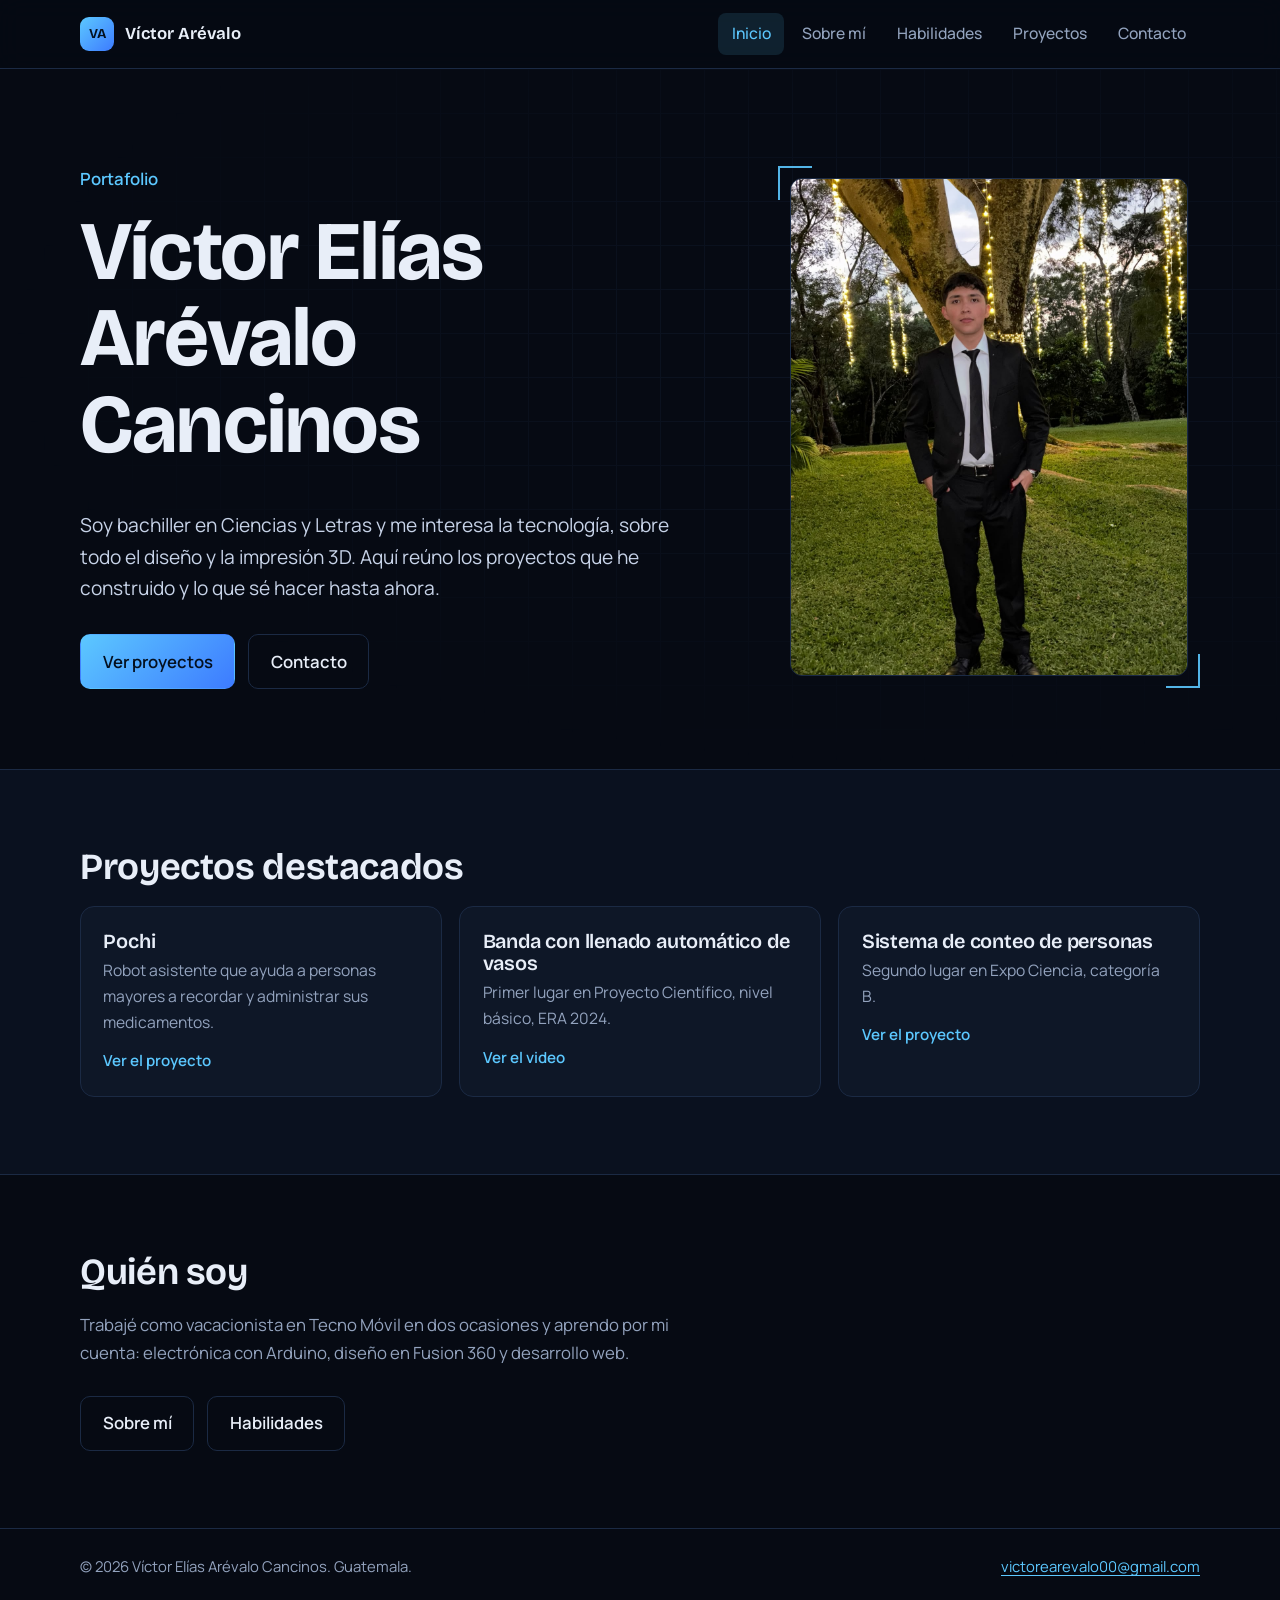
<file: index.html>
<!DOCTYPE html>
<html lang="es">
<head>
  <meta charset="utf-8">
  <meta name="viewport" content="width=device-width, initial-scale=1">
  <title>Víctor Elías Arévalo Cancinos | Portafolio</title>
  <meta name="description" content="Portafolio de Víctor Elías Arévalo Cancinos: proyectos de diseño 3D, electrónica con Arduino y desarrollo web en Guatemala.">
  <meta name="theme-color" content="#060A13">
  <meta property="og:title" content="Víctor Elías Arévalo Cancinos | Portafolio">
  <meta property="og:description" content="Portafolio de Víctor Elías Arévalo Cancinos: proyectos de diseño 3D, electrónica con Arduino y desarrollo web en Guatemala.">
  <meta property="og:type" content="website">
  <link rel="icon" href="data:image/svg+xml,%3Csvg xmlns='http://www.w3.org/2000/svg' viewBox='0 0 64 64'%3E%3Crect width='64' height='64' rx='14' fill='%233D7BFF'/%3E%3Ctext x='32' y='43' font-size='30' font-family='Arial' font-weight='700' text-anchor='middle' fill='%2304101f'%3EVA%3C/text%3E%3C/svg%3E">
  <link rel="preconnect" href="https://fonts.googleapis.com">
  <link rel="preconnect" href="https://fonts.gstatic.com" crossorigin>
  <link href="https://fonts.googleapis.com/css2?family=Bricolage+Grotesque:opsz,wght@12..96,500..700&family=Manrope:wght@400;500;600&display=swap" rel="stylesheet">
  <link rel="stylesheet" href="styles.css">
  <script>document.documentElement.className+=' js';</script>
  <style>
.hero h1{font-size:clamp(2.6rem,8vw,5.2rem);line-height:1.04}
  </style>
</head>
<body>
  <header class="site-header">
    <div class="wrap bar">
      <a class="brand" href="index.html" aria-label="Ir al inicio"><span class="brand-mark">VA</span><span>Víctor Arévalo</span></a>
      <button class="nav-toggle" type="button" aria-label="Abrir menú" aria-expanded="false" aria-controls="menu">&#9776;</button>
      <nav class="nav" id="menu" aria-label="Navegación principal">
        <a href="index.html" aria-current="page">Inicio</a>
        <a href="sobre-mi.html">Sobre mí</a>
        <a href="habilidades.html">Habilidades</a>
        <a href="proyectos.html">Proyectos</a>
        <a href="contacto.html">Contacto</a>
      </nav>
    </div>
  </header>
  <main>
    <section class="hero">
      <div class="wrap hero-grid">
        <div>
          <p class="tag">Portafolio</p>
          <h1>Víctor Elías Arévalo Cancinos</h1>
          <p class="lead">Soy bachiller en Ciencias y Letras y me interesa la tecnología, sobre todo el diseño y la impresión 3D. Aquí reúno los proyectos que he construido y lo que sé hacer hasta ahora.</p>
          <div class="actions">
            <a class="btn btn-primary" href="proyectos.html">Ver proyectos</a>
            <a class="btn" href="contacto.html">Contacto</a>
          </div>
        </div>
        <div class="hero-photo">
          <div class="frame"><div class="photo"><div class="photo-fallback" aria-hidden="true">VA</div><img src="recursos/victora.jpeg" alt="Fotografía de Víctor Elías Arévalo Cancinos" width="800" height="1000" ></div></div>
        </div>
      </div>
    </section>

    <section class="section alt">
      <div class="wrap">
        <h2 class="reveal">Proyectos destacados</h2>
        <div class="highlights">
          <a class="hl reveal" href="proyectos.html#pochi"><h3>Pochi</h3><p>Robot asistente que ayuda a personas mayores a recordar y administrar sus medicamentos.</p><span class="more">Ver el proyecto</span></a>
          <a class="hl reveal" href="proyectos.html#banda"><h3>Banda con llenado automático de vasos</h3><p>Primer lugar en Proyecto Científico, nivel básico, ERA 2024.</p><span class="more">Ver el video</span></a>
          <a class="hl reveal" href="proyectos.html#conteo"><h3>Sistema de conteo de personas</h3><p>Segundo lugar en Expo Ciencia, categoría B.</p><span class="more">Ver el proyecto</span></a>
        </div>
      </div>
    </section>

    <section class="section">
      <div class="wrap">
        <h2 class="reveal">Quién soy</h2>
        <p class="reveal muted" style="max-width:38em">Trabajé como vacacionista en Tecno Móvil en dos ocasiones y aprendo por mi cuenta: electrónica con Arduino, diseño en Fusion 360 y desarrollo web.</p>
        <div class="actions reveal">
          <a class="btn" href="sobre-mi.html">Sobre mí</a>
          <a class="btn" href="habilidades.html">Habilidades</a>
        </div>
      </div>
    </section>
  </main>
  <footer class="site-footer">
    <div class="wrap foot">
      <span>&copy; 2026 Víctor Elías Arévalo Cancinos. Guatemala.</span>
      <a href="mailto:victorearevalo00@gmail.com">victorearevalo00@gmail.com</a>
    </div>
  </footer>
  <script src="main.js"></script>
</body>
</html>
</file>
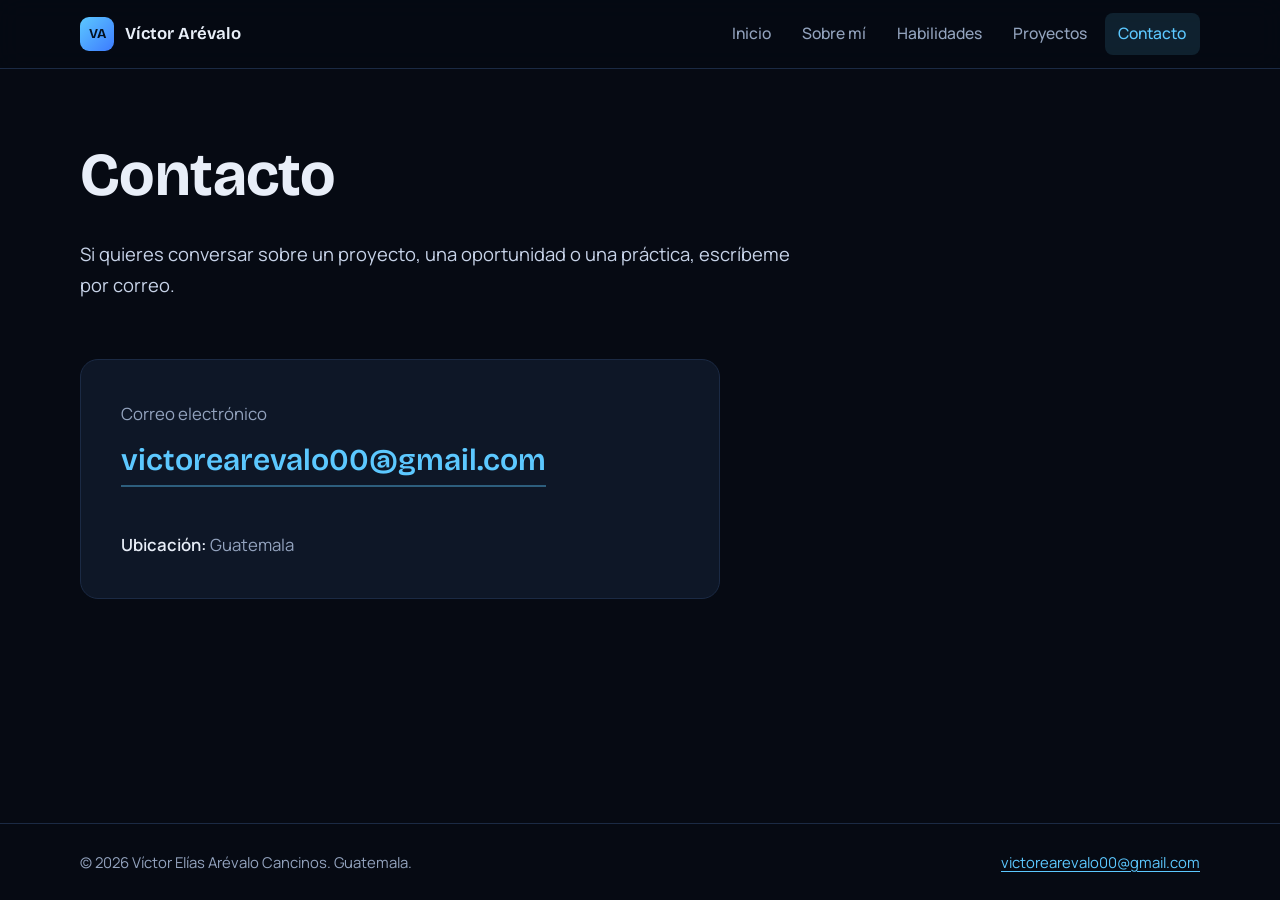
<file: contacto.html>
<!DOCTYPE html>
<html lang="es">
<head>
  <meta charset="utf-8">
  <meta name="viewport" content="width=device-width, initial-scale=1">
  <title>Contacto | Víctor Elías Arévalo Cancinos</title>
  <meta name="description" content="Contacto de Víctor Elías Arévalo Cancinos por correo electrónico.">
  <meta name="theme-color" content="#060A13">
  <meta property="og:title" content="Contacto | Víctor Elías Arévalo Cancinos">
  <meta property="og:description" content="Contacto de Víctor Elías Arévalo Cancinos por correo electrónico.">
  <meta property="og:type" content="website">
  <link rel="icon" href="data:image/svg+xml,%3Csvg xmlns='http://www.w3.org/2000/svg' viewBox='0 0 64 64'%3E%3Crect width='64' height='64' rx='14' fill='%233D7BFF'/%3E%3Ctext x='32' y='43' font-size='30' font-family='Arial' font-weight='700' text-anchor='middle' fill='%2304101f'%3EVA%3C/text%3E%3C/svg%3E">
  <link rel="preconnect" href="https://fonts.googleapis.com">
  <link rel="preconnect" href="https://fonts.gstatic.com" crossorigin>
  <link href="https://fonts.googleapis.com/css2?family=Bricolage+Grotesque:opsz,wght@12..96,500..700&family=Manrope:wght@400;500;600&display=swap" rel="stylesheet">
  <link rel="stylesheet" href="styles.css">
  <script>document.documentElement.className+=' js';</script>
</head>
<body>
  <header class="site-header">
    <div class="wrap bar">
      <a class="brand" href="index.html" aria-label="Ir al inicio"><span class="brand-mark">VA</span><span>Víctor Arévalo</span></a>
      <button class="nav-toggle" type="button" aria-label="Abrir menú" aria-expanded="false" aria-controls="menu">&#9776;</button>
      <nav class="nav" id="menu" aria-label="Navegación principal">
        <a href="index.html">Inicio</a>
        <a href="sobre-mi.html">Sobre mí</a>
        <a href="habilidades.html">Habilidades</a>
        <a href="proyectos.html">Proyectos</a>
        <a href="contacto.html" aria-current="page">Contacto</a>
      </nav>
    </div>
  </header>
  <main>
    <section class="page-head">
      <div class="wrap">
        <h1>Contacto</h1>
        <p>Si quieres conversar sobre un proyecto, una oportunidad o una práctica, escríbeme por correo.</p>
      </div>
    </section>

    <section class="section" style="padding-top:1.5rem">
      <div class="wrap">
        <div class="contact-box reveal">
          <p class="muted" style="margin:0">Correo electrónico</p>
          <a class="mail" href="mailto:victorearevalo00@gmail.com">victorearevalo00@gmail.com</a>
          <ul class="info">
            <li><b>Ubicación:</b> Guatemala</li>
          </ul>
        </div>
        <!-- Redes sociales: agrega aquí LinkedIn o GitHub cuando tengas los enlaces reales. -->
      </div>
    </section>
  </main>
  <footer class="site-footer">
    <div class="wrap foot">
      <span>&copy; 2026 Víctor Elías Arévalo Cancinos. Guatemala.</span>
      <a href="mailto:victorearevalo00@gmail.com">victorearevalo00@gmail.com</a>
    </div>
  </footer>
  <script src="main.js"></script>
</body>
</html>
</file>
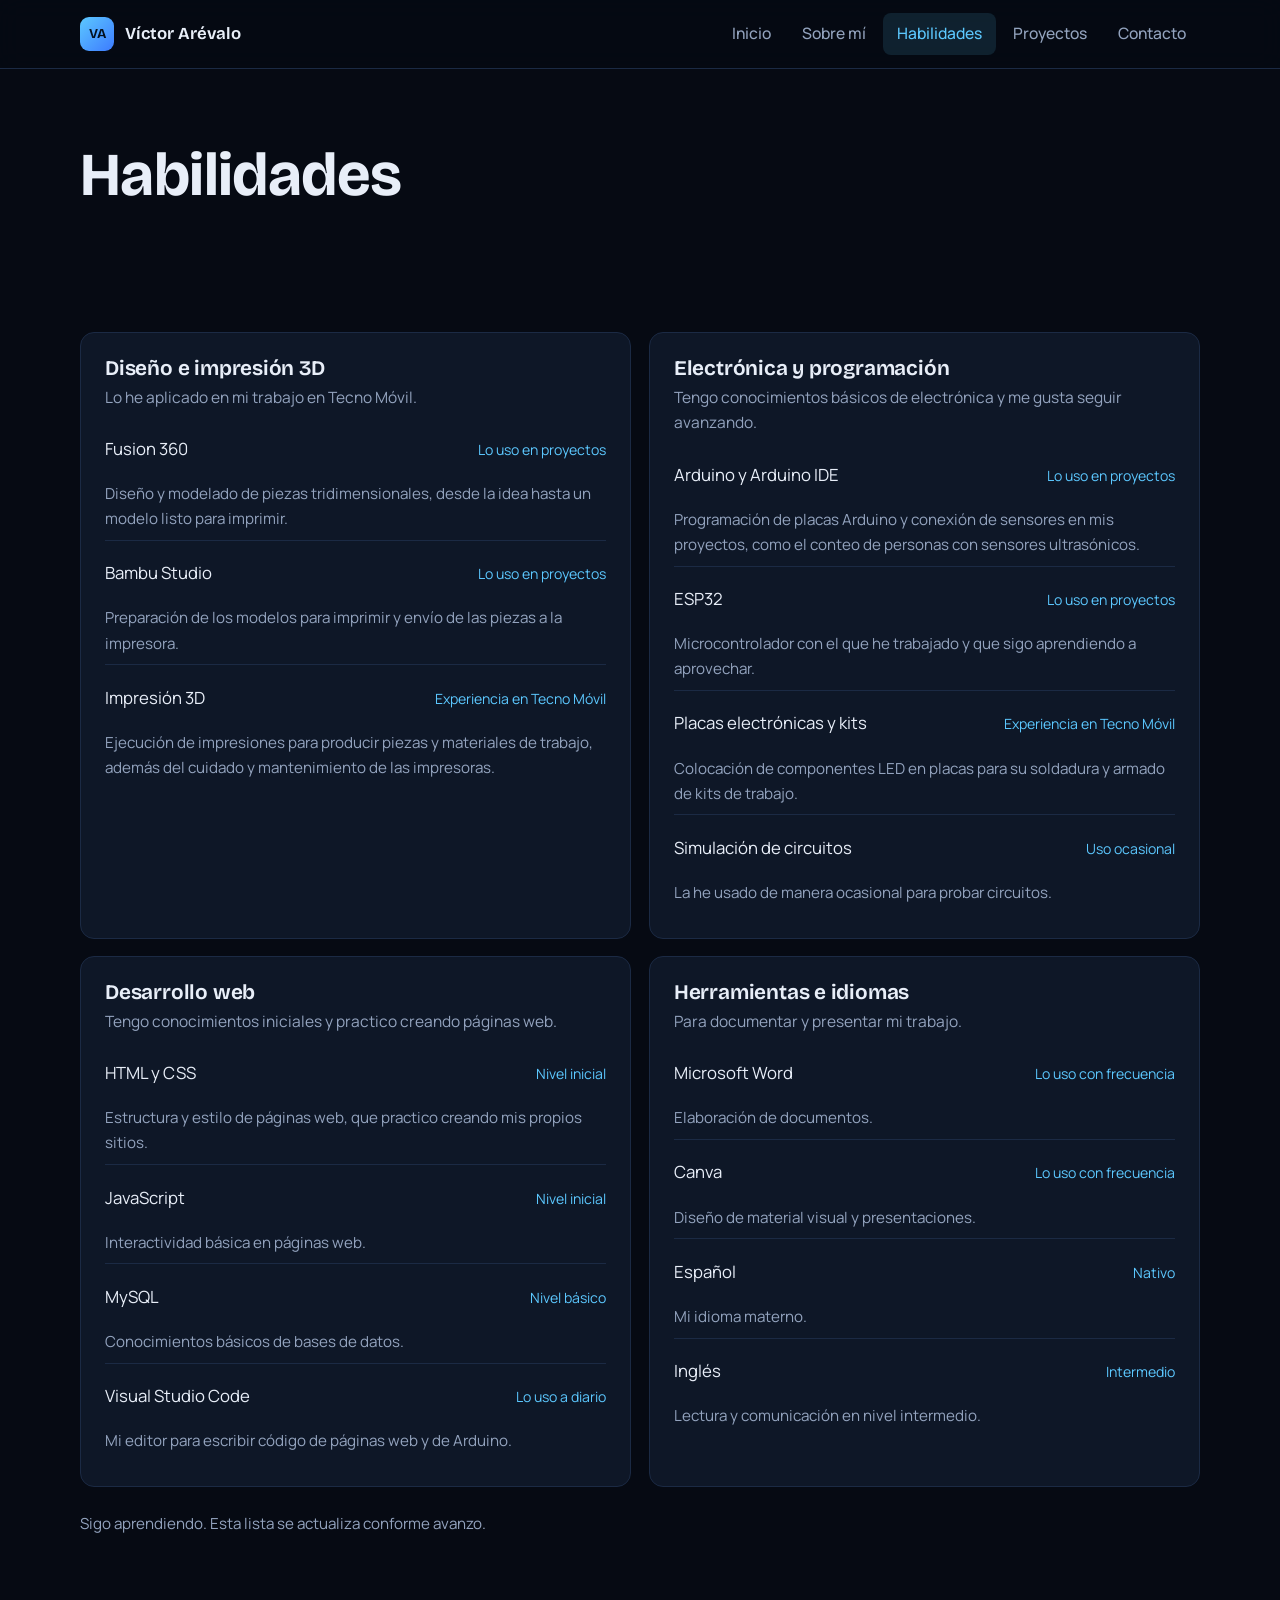
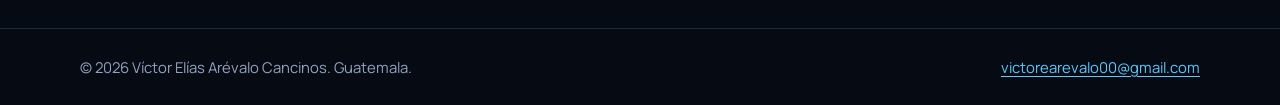
<file: habilidades.html>
<!DOCTYPE html>
<html lang="es">
<head>
  <meta charset="utf-8">
  <meta name="viewport" content="width=device-width, initial-scale=1">
  <title>Habilidades | Víctor Elías Arévalo Cancinos</title>
  <meta name="description" content="Habilidades en Fusion 360, impresión 3D, Arduino, ESP32 y desarrollo web.">
  <meta name="theme-color" content="#060A13">
  <meta property="og:title" content="Habilidades | Víctor Elías Arévalo Cancinos">
  <meta property="og:description" content="Habilidades en Fusion 360, impresión 3D, Arduino, ESP32 y desarrollo web.">
  <meta property="og:type" content="website">
  <link rel="icon" href="data:image/svg+xml,%3Csvg xmlns='http://www.w3.org/2000/svg' viewBox='0 0 64 64'%3E%3Crect width='64' height='64' rx='14' fill='%233D7BFF'/%3E%3Ctext x='32' y='43' font-size='30' font-family='Arial' font-weight='700' text-anchor='middle' fill='%2304101f'%3EVA%3C/text%3E%3C/svg%3E">
  <link rel="preconnect" href="https://fonts.googleapis.com">
  <link rel="preconnect" href="https://fonts.gstatic.com" crossorigin>
  <link href="https://fonts.googleapis.com/css2?family=Bricolage+Grotesque:opsz,wght@12..96,500..700&family=Manrope:wght@400;500;600&display=swap" rel="stylesheet">
  <link rel="stylesheet" href="styles.css">
  <script>document.documentElement.className+=' js';</script>
  <style>
.skills li{flex-wrap:wrap}
.skills .d{flex-basis:100%;color:var(--muted);font-size:.95rem;margin-top:.15rem}
  </style>
</head>
<body>
  <header class="site-header">
    <div class="wrap bar">
      <a class="brand" href="index.html" aria-label="Ir al inicio"><span class="brand-mark">VA</span><span>Víctor Arévalo</span></a>
      <button class="nav-toggle" type="button" aria-label="Abrir menú" aria-expanded="false" aria-controls="menu">&#9776;</button>
      <nav class="nav" id="menu" aria-label="Navegación principal">
        <a href="index.html">Inicio</a>
        <a href="sobre-mi.html">Sobre mí</a>
        <a href="habilidades.html" aria-current="page">Habilidades</a>
        <a href="proyectos.html">Proyectos</a>
        <a href="contacto.html">Contacto</a>
      </nav>
    </div>
  </header>
  <main>
    <section class="page-head">
      <div class="wrap">
        <h1>Habilidades</h1>
      </div>
    </section>

    <section class="section">
      <div class="wrap">
        <div class="skill-groups">
        <section class="group reveal">
          <h2>Diseño e impresión 3D</h2>
          <p>Lo he aplicado en mi trabajo en Tecno Móvil.</p>
          <ul class="skills">
            <li><span>Fusion 360</span><span class="lvl">Lo uso en proyectos</span><span class="d">Diseño y modelado de piezas tridimensionales, desde la idea hasta un modelo listo para imprimir.</span></li>
            <li><span>Bambu Studio</span><span class="lvl">Lo uso en proyectos</span><span class="d">Preparación de los modelos para imprimir y envío de las piezas a la impresora.</span></li>
            <li><span>Impresión 3D</span><span class="lvl">Experiencia en Tecno Móvil</span><span class="d">Ejecución de impresiones para producir piezas y materiales de trabajo, además del cuidado y mantenimiento de las impresoras.</span></li>
          </ul>
        </section>
        <section class="group reveal">
          <h2>Electrónica y programación</h2>
          <p>Tengo conocimientos básicos de electrónica y me gusta seguir avanzando.</p>
          <ul class="skills">
            <li><span>Arduino y Arduino IDE</span><span class="lvl">Lo uso en proyectos</span><span class="d">Programación de placas Arduino y conexión de sensores en mis proyectos, como el conteo de personas con sensores ultrasónicos.</span></li>
            <li><span>ESP32</span><span class="lvl">Lo uso en proyectos</span><span class="d">Microcontrolador con el que he trabajado y que sigo aprendiendo a aprovechar.</span></li>
            <li><span>Placas electrónicas y kits</span><span class="lvl">Experiencia en Tecno Móvil</span><span class="d">Colocación de componentes LED en placas para su soldadura y armado de kits de trabajo.</span></li>
            <li><span>Simulación de circuitos</span><span class="lvl">Uso ocasional</span><span class="d">La he usado de manera ocasional para probar circuitos.</span></li>
          </ul>
        </section>
        <section class="group reveal">
          <h2>Desarrollo web</h2>
          <p>Tengo conocimientos iniciales y practico creando páginas web.</p>
          <ul class="skills">
            <li><span>HTML y CSS</span><span class="lvl">Nivel inicial</span><span class="d">Estructura y estilo de páginas web, que practico creando mis propios sitios.</span></li>
            <li><span>JavaScript</span><span class="lvl">Nivel inicial</span><span class="d">Interactividad básica en páginas web.</span></li>
            <li><span>MySQL</span><span class="lvl">Nivel básico</span><span class="d">Conocimientos básicos de bases de datos.</span></li>
            <li><span>Visual Studio Code</span><span class="lvl">Lo uso a diario</span><span class="d">Mi editor para escribir código de páginas web y de Arduino.</span></li>
          </ul>
        </section>
        <section class="group reveal">
          <h2>Herramientas e idiomas</h2>
          <p>Para documentar y presentar mi trabajo.</p>
          <ul class="skills">
            <li><span>Microsoft Word</span><span class="lvl">Lo uso con frecuencia</span><span class="d">Elaboración de documentos.</span></li>
            <li><span>Canva</span><span class="lvl">Lo uso con frecuencia</span><span class="d">Diseño de material visual y presentaciones.</span></li>
            <li><span>Español</span><span class="lvl">Nativo</span><span class="d">Mi idioma materno.</span></li>
            <li><span>Inglés</span><span class="lvl">Intermedio</span><span class="d">Lectura y comunicación en nivel intermedio.</span></li>
          </ul>
        </section>
        </div>
        <p class="note reveal">Sigo aprendiendo. Esta lista se actualiza conforme avanzo.</p>
      </div>
    </section>
  </main>
  <footer class="site-footer">
    <div class="wrap foot">
      <span>&copy; 2026 Víctor Elías Arévalo Cancinos. Guatemala.</span>
      <a href="mailto:victorearevalo00@gmail.com">victorearevalo00@gmail.com</a>
    </div>
  </footer>
  <script src="main.js"></script>
</body>
</html>
</file>
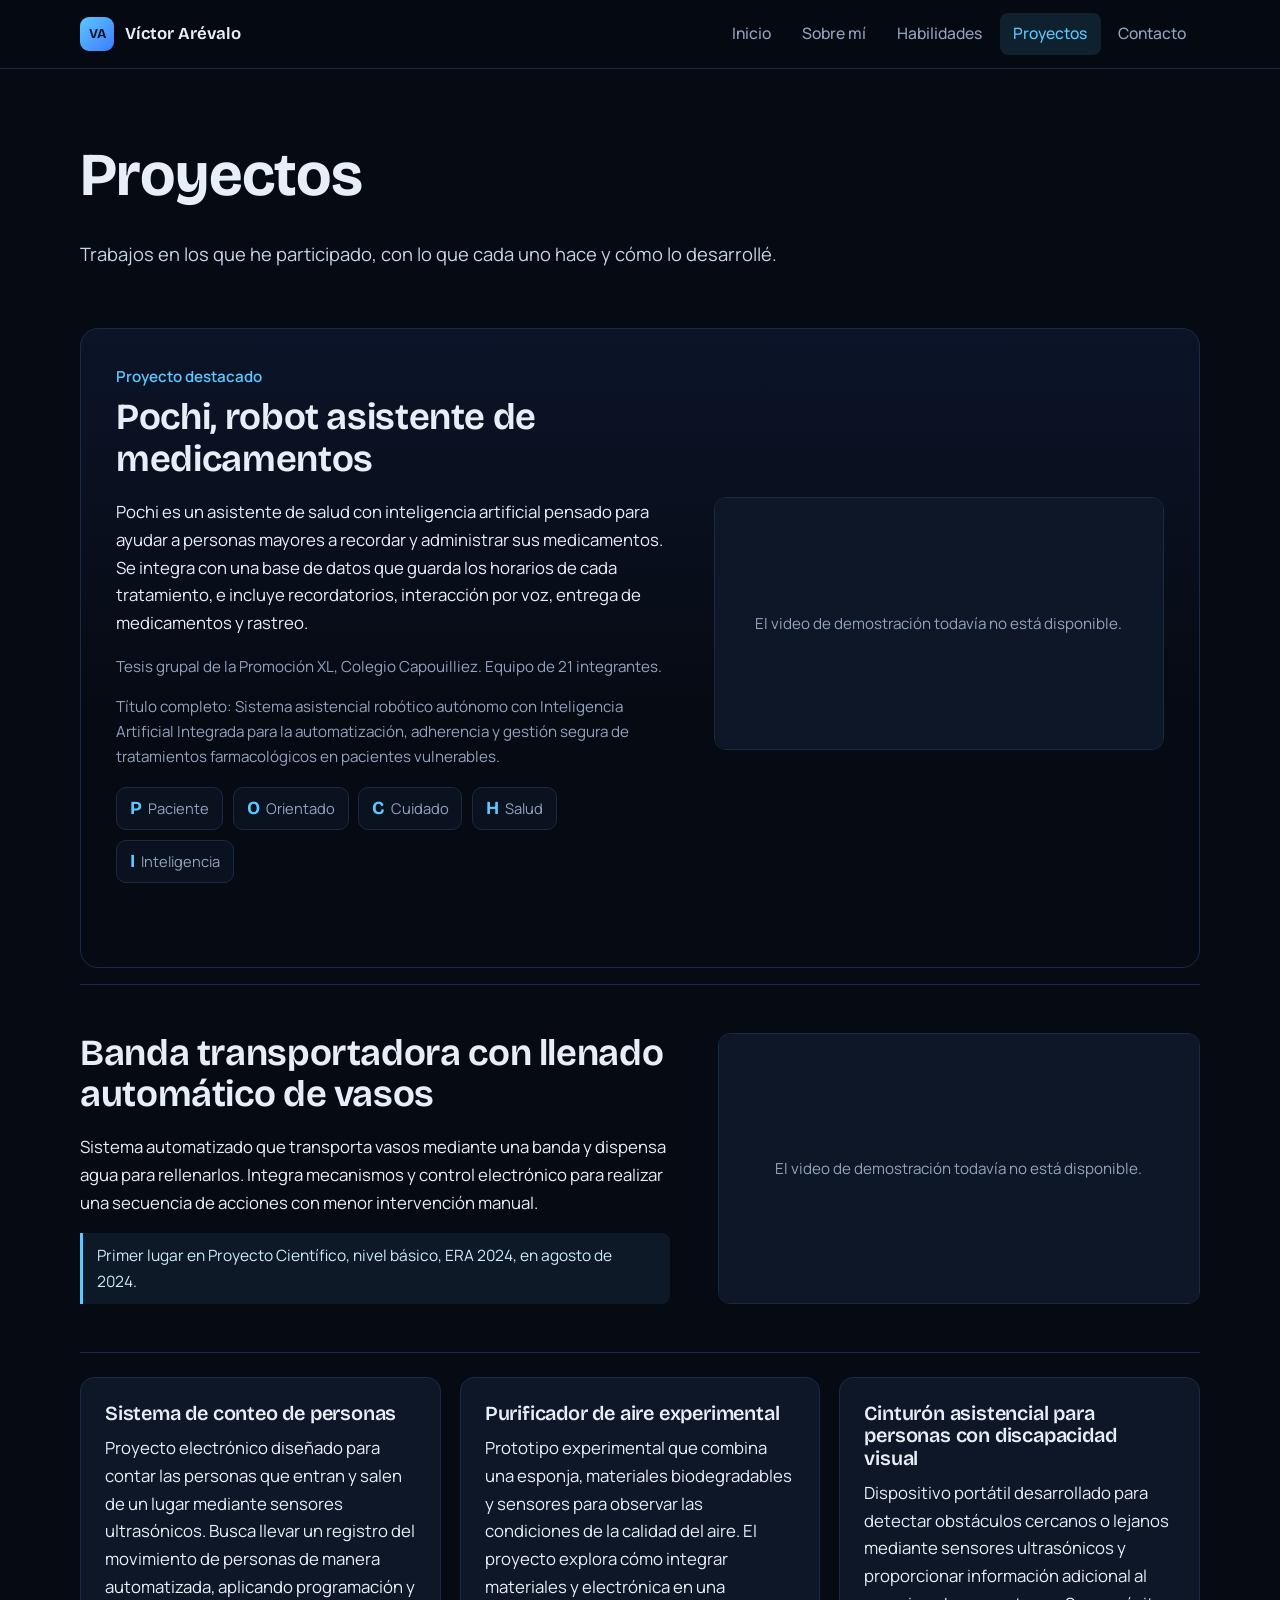
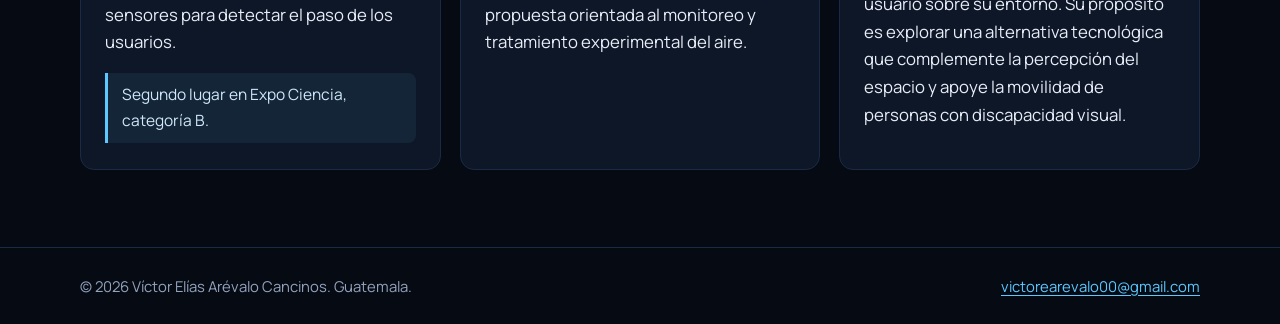
<file: proyectos.html>
<!DOCTYPE html>
<html lang="es">
<head>
  <meta charset="utf-8">
  <meta name="viewport" content="width=device-width, initial-scale=1">
  <title>Proyectos | Víctor Elías Arévalo Cancinos</title>
  <meta name="description" content="Proyectos: robot asistente Pochi, banda transportadora con llenado automático, conteo de personas, purificador de aire y cinturón asistencial.">
  <meta name="theme-color" content="#060A13">
  <meta property="og:title" content="Proyectos | Víctor Elías Arévalo Cancinos">
  <meta property="og:description" content="Proyectos: robot asistente Pochi, banda transportadora con llenado automático, conteo de personas, purificador de aire y cinturón asistencial.">
  <meta property="og:type" content="website">
  <link rel="icon" href="data:image/svg+xml,%3Csvg xmlns='http://www.w3.org/2000/svg' viewBox='0 0 64 64'%3E%3Crect width='64' height='64' rx='14' fill='%233D7BFF'/%3E%3Ctext x='32' y='43' font-size='30' font-family='Arial' font-weight='700' text-anchor='middle' fill='%2304101f'%3EVA%3C/text%3E%3C/svg%3E">
  <link rel="preconnect" href="https://fonts.googleapis.com">
  <link rel="preconnect" href="https://fonts.gstatic.com" crossorigin>
  <link href="https://fonts.googleapis.com/css2?family=Bricolage+Grotesque:opsz,wght@12..96,500..700&family=Manrope:wght@400;500;600&display=swap" rel="stylesheet">
  <link rel="stylesheet" href="styles.css">
  <script>document.documentElement.className+=' js';</script>
  <style>
.small-projects{grid-template-columns:repeat(auto-fit,minmax(280px,1fr))}
.logro{margin:1rem 0 0;padding:.6rem .9rem;border-left:3px solid var(--sky);background:rgba(92,200,255,.08);border-radius:0 8px 8px 0;color:#CFE9FA;font-size:.97rem}
.card .body{padding:1.5rem}
  </style>
</head>
<body>
  <header class="site-header">
    <div class="wrap bar">
      <a class="brand" href="index.html" aria-label="Ir al inicio"><span class="brand-mark">VA</span><span>Víctor Arévalo</span></a>
      <button class="nav-toggle" type="button" aria-label="Abrir menú" aria-expanded="false" aria-controls="menu">&#9776;</button>
      <nav class="nav" id="menu" aria-label="Navegación principal">
        <a href="index.html">Inicio</a>
        <a href="sobre-mi.html">Sobre mí</a>
        <a href="habilidades.html">Habilidades</a>
        <a href="proyectos.html" aria-current="page">Proyectos</a>
        <a href="contacto.html">Contacto</a>
      </nav>
    </div>
  </header>
  <main>
    <section class="page-head">
      <div class="wrap">
        <h1>Proyectos</h1>
        <p>Trabajos en los que he participado, con lo que cada uno hace y cómo lo desarrollé.</p>
      </div>
    </section>

    <section class="section" style="padding-top:1.5rem">
      <div class="wrap">

        <!-- PROYECTO DESTACADO: POCHI -->
        <article class="featured reveal" id="pochi">
          <div class="project" style="padding-top:0;border-top:0">
            <div>
              <p class="kicker">Proyecto destacado</p>
              <h2>Pochi, robot asistente de medicamentos</h2>
              <p>Pochi es un asistente de salud con inteligencia artificial pensado para ayudar a personas mayores a recordar y administrar sus medicamentos. Se integra con una base de datos que guarda los horarios de cada tratamiento, e incluye recordatorios, interacción por voz, entrega de medicamentos y rastreo.</p>
              <p class="meta">Tesis grupal de la Promoción XL, Colegio Capouilliez. Equipo de 21 integrantes.</p>
              <p class="meta">Título completo: Sistema asistencial robótico autónomo con Inteligencia Artificial Integrada para la automatización, adherencia y gestión segura de tratamientos farmacológicos en pacientes vulnerables.</p>
              <ul class="acro" aria-label="Significado de POCHI">
                <li><b>P</b> Paciente</li><li><b>O</b> Orientado</li><li><b>C</b> Cuidado</li><li><b>H</b> Salud</li><li><b>I</b> Inteligencia</li>
              </ul>
            </div>
            <div class="media">
              <div class="video-box">
          <video controls playsinline preload="metadata" aria-label="Video de demostración del robot asistencial Pochi">
            <source src="recursos/vpochi.mp4#t=0.1" type="video/mp4">
            Tu navegador no puede reproducir este video.
          </video>
          <div class="video-missing">El video de demostración todavía no está disponible.</div>
        </div>
            </div>
          </div>
        </article>

        <!-- BANDA TRANSPORTADORA -->
        <article class="project flip reveal" id="banda">
          <div>
            <h2>Banda transportadora con llenado automático de vasos</h2>
            <p>Sistema automatizado que transporta vasos mediante una banda y dispensa agua para rellenarlos. Integra mecanismos y control electrónico para realizar una secuencia de acciones con menor intervención manual.</p>
            <p class="logro">Primer lugar en Proyecto Científico, nivel básico, ERA 2024, en agosto de 2024.</p>
          </div>
          <div class="media">
            <div class="video-box">
          <video controls playsinline preload="metadata" aria-label="Video de demostración de la banda transportadora con llenado automático de vasos">
            <source src="recursos/bandat.mp4#t=0.1" type="video/mp4">
            Tu navegador no puede reproducir este video.
          </video>
          <div class="video-missing">El video de demostración todavía no está disponible.</div>
        </div>
          </div>
        </article>

        <!-- OTROS PROYECTOS (solo descripción; para agregar imagen o video, inserta un bloque antes de .body) -->
        <div class="small-projects">
          <article class="card reveal" id="conteo">
            <div class="body">
              <h3>Sistema de conteo de personas</h3>
              <p>Proyecto electrónico diseñado para contar las personas que entran y salen de un lugar mediante sensores ultrasónicos. Busca llevar un registro del movimiento de personas de manera automatizada, aplicando programación y sensores para detectar el paso de los usuarios.</p>
              <p class="logro">Segundo lugar en Expo Ciencia, categoría B.</p>
            </div>
          </article>

          <article class="card reveal" id="purificador">
            <div class="body">
              <h3>Purificador de aire experimental</h3>
              <p>Prototipo experimental que combina una esponja, materiales biodegradables y sensores para observar las condiciones de la calidad del aire. El proyecto explora cómo integrar materiales y electrónica en una propuesta orientada al monitoreo y tratamiento experimental del aire.</p>
            </div>
          </article>

          <article class="card reveal" id="cinturon">
            <div class="body">
              <h3>Cinturón asistencial para personas con discapacidad visual</h3>
              <p>Dispositivo portátil desarrollado para detectar obstáculos cercanos o lejanos mediante sensores ultrasónicos y proporcionar información adicional al usuario sobre su entorno. Su propósito es explorar una alternativa tecnológica que complemente la percepción del espacio y apoye la movilidad de personas con discapacidad visual.</p>
            </div>
          </article>
        </div>
      </div>
    </section>
  </main>
  <footer class="site-footer">
    <div class="wrap foot">
      <span>&copy; 2026 Víctor Elías Arévalo Cancinos. Guatemala.</span>
      <a href="mailto:victorearevalo00@gmail.com">victorearevalo00@gmail.com</a>
    </div>
  </footer>
  <script src="main.js"></script>
</body>
</html>
</file>
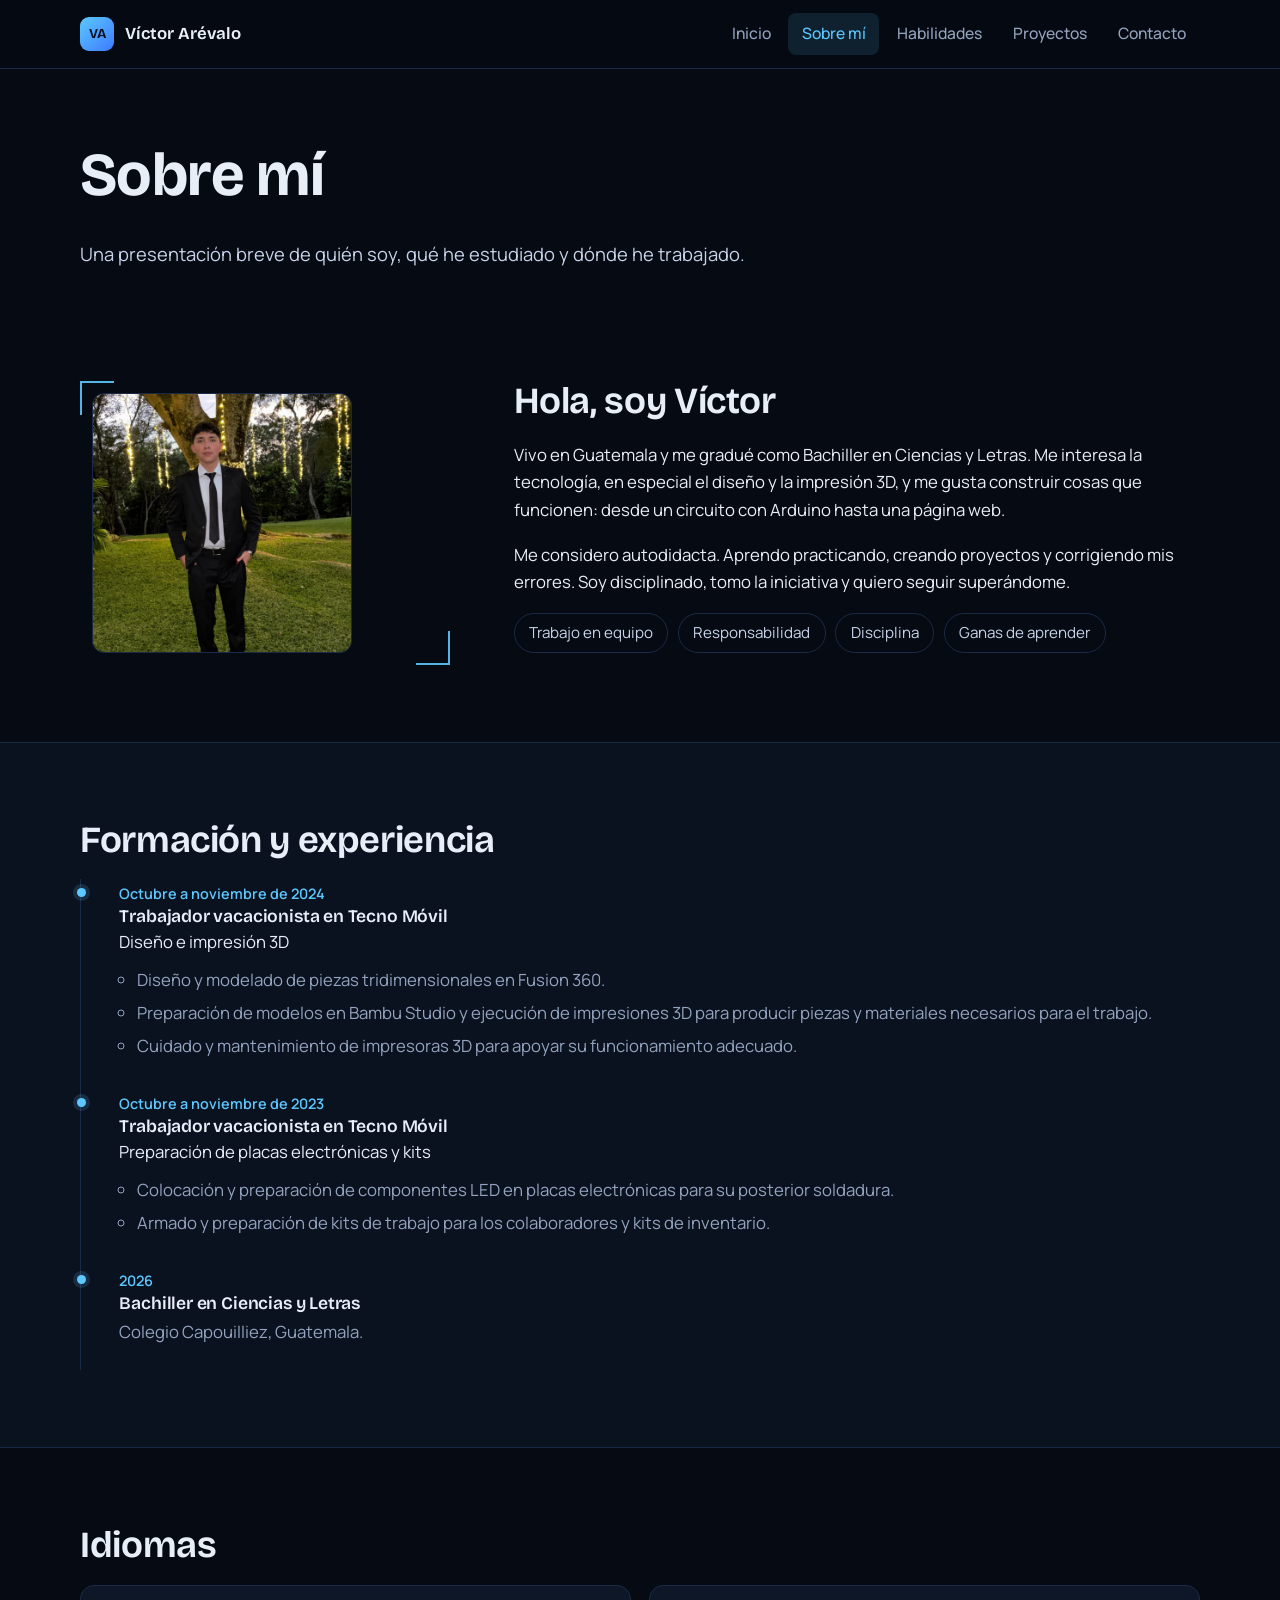
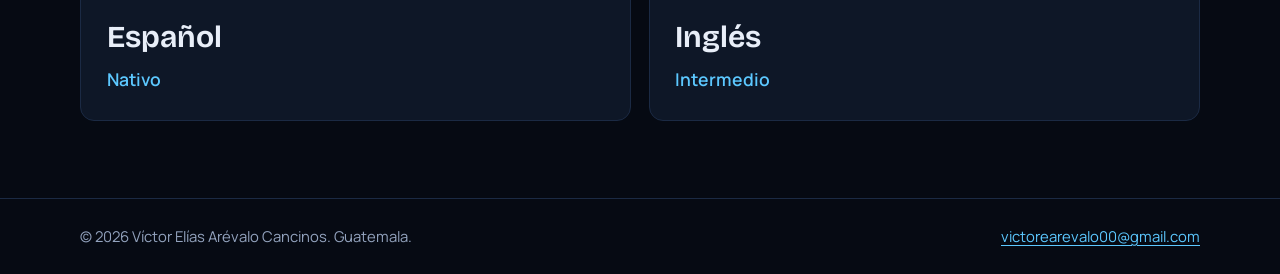
<file: sobre-mi.html>
<!DOCTYPE html>
<html lang="es">
<head>
  <meta charset="utf-8">
  <meta name="viewport" content="width=device-width, initial-scale=1">
  <title>Sobre mí | Víctor Elías Arévalo Cancinos</title>
  <meta name="description" content="Quién es Víctor Elías Arévalo Cancinos: formación, experiencia en Tecno Móvil e idiomas.">
  <meta name="theme-color" content="#060A13">
  <meta property="og:title" content="Sobre mí | Víctor Elías Arévalo Cancinos">
  <meta property="og:description" content="Quién es Víctor Elías Arévalo Cancinos: formación, experiencia en Tecno Móvil e idiomas.">
  <meta property="og:type" content="website">
  <link rel="icon" href="data:image/svg+xml,%3Csvg xmlns='http://www.w3.org/2000/svg' viewBox='0 0 64 64'%3E%3Crect width='64' height='64' rx='14' fill='%233D7BFF'/%3E%3Ctext x='32' y='43' font-size='30' font-family='Arial' font-weight='700' text-anchor='middle' fill='%2304101f'%3EVA%3C/text%3E%3C/svg%3E">
  <link rel="preconnect" href="https://fonts.googleapis.com">
  <link rel="preconnect" href="https://fonts.gstatic.com" crossorigin>
  <link href="https://fonts.googleapis.com/css2?family=Bricolage+Grotesque:opsz,wght@12..96,500..700&family=Manrope:wght@400;500;600&display=swap" rel="stylesheet">
  <link rel="stylesheet" href="styles.css">
  <script>document.documentElement.className+=' js';</script>
  <style>
.timeline ul{margin:.6rem 0 0;padding-left:1.1rem;color:var(--muted)}
.timeline ul li{padding:0 0 .35rem;margin:0}
.timeline ul li::before{display:none}
.timeline .role{color:var(--text);margin:0 0 .2rem}
.langs{display:grid;grid-template-columns:repeat(2,1fr);gap:1.1rem;margin-top:1.2rem}
.lang{border:1px solid var(--line);border-radius:var(--radius);background:var(--surface);padding:1.6rem}
.lang strong{display:block;font-family:var(--f-display);font-size:1.9rem;font-weight:650;margin-bottom:.2rem}
.lang span{color:var(--sky);font-size:1.1rem;font-weight:600}
@media (max-width:600px){.langs{grid-template-columns:1fr}}
  </style>
</head>
<body>
  <header class="site-header">
    <div class="wrap bar">
      <a class="brand" href="index.html" aria-label="Ir al inicio"><span class="brand-mark">VA</span><span>Víctor Arévalo</span></a>
      <button class="nav-toggle" type="button" aria-label="Abrir menú" aria-expanded="false" aria-controls="menu">&#9776;</button>
      <nav class="nav" id="menu" aria-label="Navegación principal">
        <a href="index.html">Inicio</a>
        <a href="sobre-mi.html" aria-current="page">Sobre mí</a>
        <a href="habilidades.html">Habilidades</a>
        <a href="proyectos.html">Proyectos</a>
        <a href="contacto.html">Contacto</a>
      </nav>
    </div>
  </header>
  <main>
    <section class="page-head">
      <div class="wrap">
        <h1>Sobre mí</h1>
        <p>Una presentación breve de quién soy, qué he estudiado y dónde he trabajado.</p>
      </div>
    </section>

    <section class="section">
      <div class="wrap about-grid">
        <div class="reveal">
          <div class="frame"><div class="photo small"><div class="photo-fallback" aria-hidden="true">VA</div><img src="recursos/victora.jpeg" alt="Fotografía de Víctor Elías Arévalo Cancinos" width="800" height="1000" ></div></div>
        </div>
        <div>
          <h2 class="reveal">Hola, soy Víctor</h2>
          <p class="reveal">Vivo en Guatemala y me gradué como Bachiller en Ciencias y Letras. Me interesa la tecnología, en especial el diseño y la impresión 3D, y me gusta construir cosas que funcionen: desde un circuito con Arduino hasta una página web.</p>
          <p class="reveal">Me considero autodidacta. Aprendo practicando, creando proyectos y corrigiendo mis errores. Soy disciplinado, tomo la iniciativa y quiero seguir superándome.</p>
          <ul class="values reveal" aria-label="Lo que valoro">
            <li>Trabajo en equipo</li><li>Responsabilidad</li><li>Disciplina</li><li>Ganas de aprender</li>
          </ul>
        </div>
      </div>
    </section>

    <section class="section alt">
      <div class="wrap">
        <h2 class="reveal">Formación y experiencia</h2>
        <ol class="timeline reveal">
          <li>
            <span class="when">Octubre a noviembre de 2024</span>
            <h3>Trabajador vacacionista en Tecno Móvil</h3>
            <p class="role">Diseño e impresión 3D</p>
            <ul>
              <li>Diseño y modelado de piezas tridimensionales en Fusion 360.</li>
              <li>Preparación de modelos en Bambu Studio y ejecución de impresiones 3D para producir piezas y materiales necesarios para el trabajo.</li>
              <li>Cuidado y mantenimiento de impresoras 3D para apoyar su funcionamiento adecuado.</li>
            </ul>
          </li>
          <li>
            <span class="when">Octubre a noviembre de 2023</span>
            <h3>Trabajador vacacionista en Tecno Móvil</h3>
            <p class="role">Preparación de placas electrónicas y kits</p>
            <ul>
              <li>Colocación y preparación de componentes LED en placas electrónicas para su posterior soldadura.</li>
              <li>Armado y preparación de kits de trabajo para los colaboradores y kits de inventario.</li>
            </ul>
          </li>
          <li>
            <span class="when">2026</span>
            <h3>Bachiller en Ciencias y Letras</h3>
            <p>Colegio Capouilliez, Guatemala.</p>
          </li>
        </ol>
      </div>
    </section>

    <section class="section">
      <div class="wrap">
        <h2 class="reveal">Idiomas</h2>
        <div class="langs reveal">
          <div class="lang"><strong>Español</strong><span>Nativo</span></div>
          <div class="lang"><strong>Inglés</strong><span>Intermedio</span></div>
        </div>
      </div>
    </section>
  </main>
  <footer class="site-footer">
    <div class="wrap foot">
      <span>&copy; 2026 Víctor Elías Arévalo Cancinos. Guatemala.</span>
      <a href="mailto:victorearevalo00@gmail.com">victorearevalo00@gmail.com</a>
    </div>
  </footer>
  <script src="main.js"></script>
</body>
</html>
</file>
<file: styles.css>
/* Portafolio — Víctor Elías Arévalo Cancinos */
:root{
  --bg:#060A13; --bg-2:#0A111F; --surface:#0E1727; --line:#1B2A44;
  --text:#E8EEF8; --muted:#93A3BE; --sky:#5CC8FF; --blue:#3D7BFF;
  --radius:14px; --maxw:1120px;
  --f-display:"Bricolage Grotesque","Segoe UI",system-ui,-apple-system,sans-serif;
  --f-body:"Manrope","Segoe UI",system-ui,-apple-system,sans-serif;
}
*,*::before,*::after{box-sizing:border-box}
html{scroll-behavior:smooth;-webkit-text-size-adjust:100%}
body{margin:0;background:var(--bg);color:var(--text);font-family:var(--f-body);font-size:1.05rem;line-height:1.65;min-height:100vh;display:flex;flex-direction:column}
main{flex:1}
img,video{max-width:100%;display:block}
a{color:var(--sky);text-decoration-thickness:1px;text-underline-offset:3px}
a:hover{color:#fff}
:focus-visible{outline:2px solid var(--sky);outline-offset:3px;border-radius:4px}
h1,h2,h3{font-family:var(--f-display);line-height:1.12;margin:0 0 .5em;letter-spacing:-.01em}
h1{font-size:clamp(2.2rem,5.2vw,3.8rem);font-weight:700}
h2{font-size:clamp(1.6rem,3.2vw,2.3rem);font-weight:650}
h3{font-size:1.25rem;font-weight:600}
p{margin:0 0 1em}
.wrap{width:min(100% - 2.5rem,var(--maxw));margin-inline:auto}
.muted{color:var(--muted)}
.lead{font-size:1.2rem;color:#C7D3E8;max-width:34em}

/* Header */
.site-header{position:sticky;top:0;z-index:50;background:rgba(6,10,19,.82);backdrop-filter:blur(12px);-webkit-backdrop-filter:blur(12px);border-bottom:1px solid var(--line)}
.bar{display:flex;align-items:center;justify-content:space-between;height:68px}
.brand{display:flex;align-items:center;gap:.7rem;color:var(--text);text-decoration:none;font-family:var(--f-display);font-weight:650}
.brand-mark{width:34px;height:34px;border-radius:9px;display:grid;place-items:center;font-size:.85rem;color:#04101f;background:linear-gradient(135deg,var(--sky),var(--blue))}
.nav{display:flex;gap:.25rem}
.nav a{color:var(--muted);text-decoration:none;padding:.5rem .85rem;border-radius:8px;font-weight:500;font-size:.98rem;transition:color .2s,background .2s}
.nav a:hover{color:var(--text);background:rgba(92,200,255,.08)}
.nav a[aria-current="page"]{color:var(--sky);background:rgba(92,200,255,.12)}
.nav-toggle{display:none;background:none;border:1px solid var(--line);color:var(--text);width:44px;height:44px;border-radius:10px;cursor:pointer;font-size:1.2rem}
@media (max-width:760px){
  .js .nav-toggle{display:block}
  .js .nav{display:none;position:absolute;top:68px;left:0;right:0;flex-direction:column;background:var(--bg-2);border-bottom:1px solid var(--line);padding:.75rem 1.25rem 1rem}
  .js .nav.open{display:flex}
  .nav a{padding:.8rem .5rem}
  .nav{flex-wrap:wrap}
}

/* Hero */
.hero{position:relative;overflow:hidden;padding:clamp(3rem,8vw,6rem) 0 clamp(3rem,7vw,5rem)}
.hero::before{content:"";position:absolute;inset:0;background-image:linear-gradient(var(--line) 1px,transparent 1px),linear-gradient(90deg,var(--line) 1px,transparent 1px);background-size:44px 44px;opacity:.35;-webkit-mask-image:radial-gradient(ellipse at 70% 40%,#000 0%,transparent 70%);mask-image:radial-gradient(ellipse at 70% 40%,#000 0%,transparent 70%)}
.hero-grid{position:relative;display:grid;grid-template-columns:1.25fr .85fr;gap:clamp(2rem,6vw,5rem);align-items:center}
.hero .tag{color:var(--sky);font-weight:600;margin-bottom:1rem}
.hero h1 .nm{display:block;color:var(--muted);font-weight:500;font-size:.5em;margin-top:.5rem}
.actions{display:flex;flex-wrap:wrap;gap:.8rem;margin-top:1.8rem}
.btn{display:inline-flex;align-items:center;justify-content:center;padding:.8rem 1.35rem;border-radius:10px;font-weight:600;text-decoration:none;border:1px solid var(--line);color:var(--text);transition:transform .2s,border-color .2s,background .2s}
.btn:hover{border-color:var(--sky);color:#fff;transform:translateY(-2px)}
.btn-primary{background:linear-gradient(135deg,var(--sky),var(--blue));color:#04101f;border-color:transparent}
.btn-primary:hover{color:#04101f;filter:brightness(1.08)}
@media (max-width:860px){.hero-grid{grid-template-columns:1fr}.hero-photo{order:-1;max-width:300px}}

/* Photo frame with CAD-style corner marks */
.photo{position:relative;aspect-ratio:4/5;border-radius:12px;background:var(--surface);overflow:hidden;border:1px solid var(--line)}
.photo img{position:absolute;inset:0;width:100%;height:100%;object-fit:cover;z-index:1}
.photo-fallback{position:absolute;inset:0;display:grid;place-items:center;font-family:var(--f-display);font-size:4rem;font-weight:700;color:var(--sky);background:radial-gradient(circle at 30% 20%,rgba(61,123,255,.25),transparent 60%),var(--surface)}
.frame{position:relative;padding:12px}
.frame::before,.frame::after{content:"";position:absolute;width:34px;height:34px;border:2px solid var(--sky);opacity:.9}
.frame::before{top:0;left:0;border-right:0;border-bottom:0}
.frame::after{bottom:0;right:0;border-left:0;border-top:0}
.photo.small{max-width:260px;aspect-ratio:1/1}

/* Sections */
.section{padding:clamp(2.8rem,6vw,4.8rem) 0}
.section.alt{background:var(--bg-2);border-block:1px solid var(--line)}
.page-head{padding:clamp(2.8rem,6vw,4.5rem) 0 1rem}
.page-head p{max-width:40em;color:#C7D3E8;font-size:1.15rem}

/* Home highlights */
.highlights{display:grid;grid-template-columns:repeat(3,1fr);gap:1.1rem}
.hl{display:block;padding:1.4rem;border:1px solid var(--line);border-radius:var(--radius);background:var(--surface);color:var(--text);text-decoration:none;transition:border-color .25s,transform .25s}
.hl:hover{border-color:var(--sky);transform:translateY(-3px);color:var(--text)}
.hl h3{margin-bottom:.35rem}
.hl p{color:var(--muted);margin:0;font-size:.98rem}
.hl .more{display:inline-block;margin-top:.8rem;color:var(--sky);font-weight:600;font-size:.95rem}
@media (max-width:860px){.highlights{grid-template-columns:1fr}}

/* About */
.about-grid{display:grid;grid-template-columns:.7fr 1.3fr;gap:clamp(2rem,5vw,4rem);align-items:start}
@media (max-width:860px){.about-grid{grid-template-columns:1fr}}
.timeline{list-style:none;margin:1rem 0 0;padding:0 0 0 1.4rem;border-left:1px solid var(--line)}
.timeline li{position:relative;padding:0 0 1.5rem 1rem}
.timeline li::before{content:"";position:absolute;left:-1.4rem;top:.55rem;width:9px;height:9px;margin-left:-4px;border-radius:50%;background:var(--sky);box-shadow:0 0 0 4px rgba(92,200,255,.15)}
.timeline h3{margin-bottom:.1rem;font-size:1.1rem}
.timeline .when{color:var(--sky);font-size:.9rem;font-weight:600}
.timeline p{color:var(--muted);margin:.3rem 0 0}
.values{display:flex;flex-wrap:wrap;gap:.6rem;padding:0;list-style:none;margin:1rem 0 0}
.values li{padding:.4rem .9rem;border:1px solid var(--line);border-radius:999px;color:#C7D3E8;font-size:.95rem}

/* Skills */
.skill-groups{display:grid;grid-template-columns:repeat(2,1fr);gap:1.1rem}
@media (max-width:760px){.skill-groups{grid-template-columns:1fr}}
.group{border:1px solid var(--line);border-radius:var(--radius);background:var(--surface);padding:1.5rem}
.group h2{font-size:1.3rem;margin-bottom:.25rem}
.group>p{color:var(--muted);font-size:.97rem}
.skills{list-style:none;padding:0;margin:1rem 0 0;display:grid;gap:.6rem}
.skills li{display:flex;justify-content:space-between;gap:1rem;align-items:baseline;padding:.55rem 0;border-bottom:1px solid var(--line)}
.skills li:last-child{border-bottom:0}
.lvl{font-size:.88rem;color:var(--sky);white-space:nowrap}
.note{margin-top:1.5rem;color:var(--muted);font-size:.95rem}

/* Projects */
.project{display:grid;grid-template-columns:1.1fr .9fr;gap:clamp(1.5rem,4vw,3rem);align-items:center;padding:clamp(1.8rem,4vw,3rem) 0;border-top:1px solid var(--line)}
.project:first-of-type{border-top:0}
.project.flip .media{order:2}
@media (max-width:860px){.project,.project.flip{grid-template-columns:1fr}.project.flip .media{order:0}}
.featured{background:linear-gradient(180deg,rgba(61,123,255,.09),transparent 60%);border:1px solid var(--line);border-radius:18px;padding:clamp(1.2rem,3vw,2.2rem);margin-bottom:1rem}
.kicker{color:var(--sky);font-weight:600;font-size:.95rem;margin-bottom:.5rem}
.meta{color:var(--muted);font-size:.95rem}
.chips{display:flex;flex-wrap:wrap;gap:.45rem;list-style:none;padding:0;margin:1rem 0}
.chips li{padding:.25rem .7rem;border-radius:999px;background:rgba(92,200,255,.1);border:1px solid rgba(92,200,255,.25);color:#CFE9FA;font-size:.88rem}
.acro{display:flex;flex-wrap:wrap;gap:.6rem;margin:1.1rem 0 0;padding:0;list-style:none}
.acro li{display:flex;align-items:baseline;gap:.4rem;padding:.35rem .8rem;border:1px solid var(--line);border-radius:10px;background:var(--bg-2);font-size:.92rem;color:var(--muted)}
.acro b{font-family:var(--f-display);font-size:1.15rem;color:var(--sky)}
.small-projects{display:grid;grid-template-columns:repeat(2,1fr);gap:1.2rem;padding-top:1.5rem;border-top:1px solid var(--line)}
@media (max-width:860px){.small-projects{grid-template-columns:1fr}}
.card{border:1px solid var(--line);border-radius:var(--radius);background:var(--surface);overflow:hidden;display:flex;flex-direction:column}
.card .body{padding:1.3rem 1.4rem 1.5rem}

/* Media: video + placeholder */
.video-box{position:relative;border-radius:12px;overflow:hidden;border:1px solid var(--line);background:#02050B;aspect-ratio:16/9}
.video-box video{width:100%;height:100%;object-fit:contain;background:#02050B}
.video-missing{display:none;position:absolute;inset:0;place-items:center;text-align:center;padding:1rem;color:var(--muted);font-size:.95rem;background:var(--surface)}
.video-box.is-missing .video-missing{display:grid}
.video-box.is-missing video{visibility:hidden}
.placeholder{position:relative;aspect-ratio:16/9;display:grid;place-items:center;text-align:center;padding:1rem;color:var(--muted);font-size:.92rem;background-image:linear-gradient(rgba(92,200,255,.08) 1px,transparent 1px),linear-gradient(90deg,rgba(92,200,255,.08) 1px,transparent 1px),radial-gradient(circle at 30% 20%,rgba(61,123,255,.18),transparent 60%);background-size:24px 24px,24px 24px,auto;background-color:var(--bg-2);border-bottom:1px solid var(--line)}
.placeholder svg{width:38px;height:38px;stroke:var(--sky);fill:none;stroke-width:1.5;margin:0 auto .5rem}
.placeholder.round{border:1px solid var(--line);border-radius:12px}

/* Contact */
.contact-box{max-width:640px;border:1px solid var(--line);border-radius:18px;background:var(--surface);padding:clamp(1.5rem,4vw,2.5rem)}
.mail{display:inline-block;margin:.5rem 0 1.2rem;font-family:var(--f-display);font-size:clamp(1.1rem,4.6vw,1.9rem);font-weight:600;color:var(--sky);word-break:break-all;text-decoration:none;border-bottom:2px solid rgba(92,200,255,.4)}
.mail:hover{border-color:var(--sky)}
.info{list-style:none;padding:0;margin:1.5rem 0 0;display:grid;gap:.6rem;color:var(--muted)}
.info b{color:var(--text);font-weight:600}

/* Footer */
.site-footer{border-top:1px solid var(--line);padding:1.6rem 0;color:var(--muted);font-size:.93rem}
.foot{display:flex;flex-wrap:wrap;gap:.6rem 1.5rem;justify-content:space-between}

/* Motion: one load sequence in hero + soft reveal elsewhere */
@keyframes rise{from{opacity:0;transform:translateY(14px)}to{opacity:1;transform:none}}
.hero-grid>*{animation:rise .7s ease both}
.hero-grid>*:nth-child(2){animation-delay:.15s}
.reveal{opacity:0;transform:translateY(10px);transition:opacity .6s ease,transform .6s ease}
.reveal.in{opacity:1;transform:none}
html:not(.js) .reveal{opacity:1;transform:none}
@media (prefers-reduced-motion:reduce){
  html{scroll-behavior:auto}
  .hero-grid>*{animation:none}
  .reveal{opacity:1;transform:none;transition:none}
  .btn,.hl{transition:none}
}
</file>
